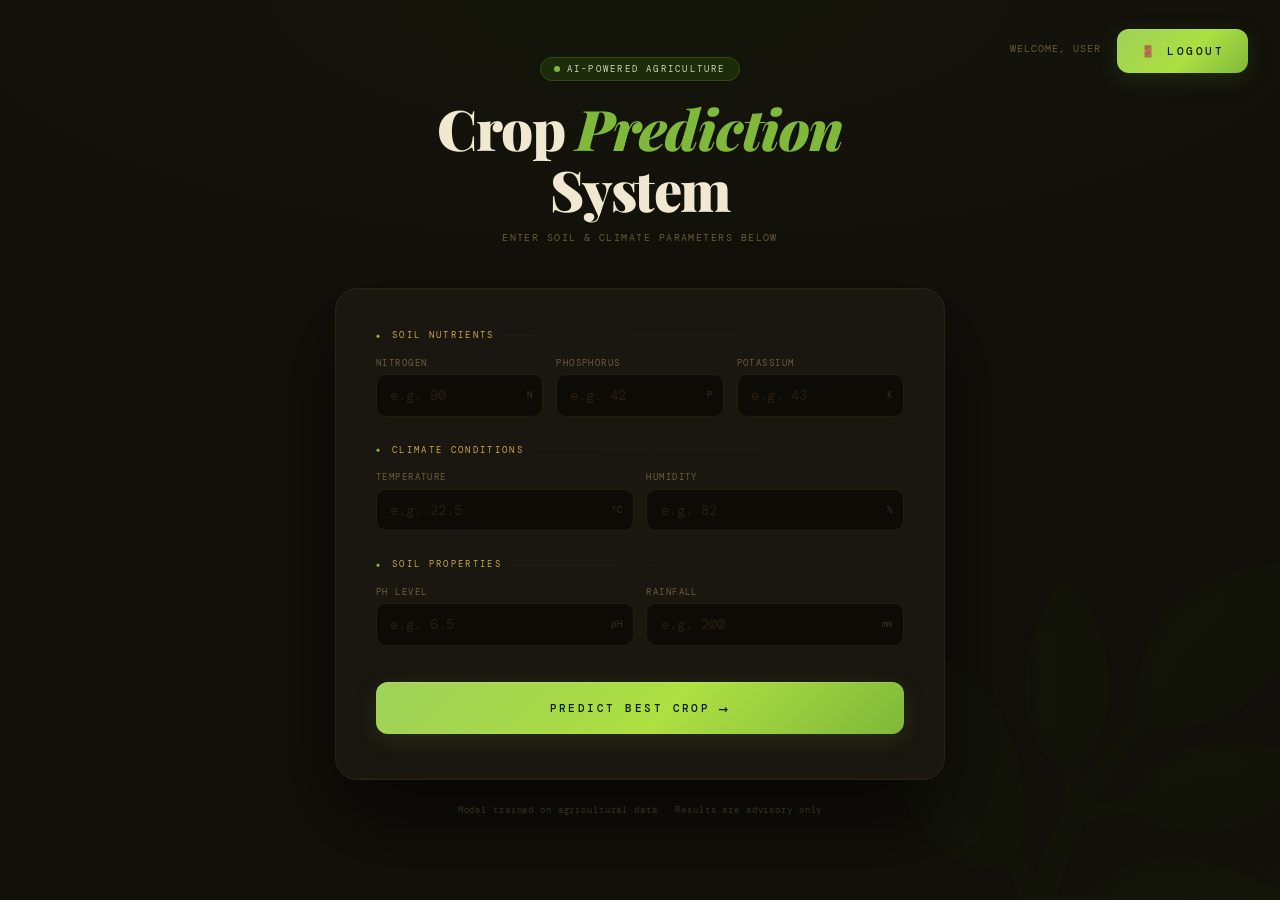
<file: aa/4TH SEM PROJECT/CROP/templates/index.html>
<!DOCTYPE html>
<html lang="en">
<head>
  <meta charset="UTF-8" />
  <meta name="viewport" content="width=device-width, initial-scale=1.0"/>
  <title>Crop Prediction System</title>
  <link href="https://fonts.googleapis.com/css2?family=Playfair+Display:ital,wght@0,700;0,900;1,700&family=DM+Mono:wght@300;400;500&display=swap" rel="stylesheet">
  <style>
    *, *::before, *::after { box-sizing: border-box; margin: 0; padding: 0; }
    :root {
      --bg:     #11100a;
      --card:   #1a1610;
      --border: #2c2214;
      --leaf:   #4a6a22;
      --sprout: #7fb83a;
      --wheat:  #c9a84c;
      --cream:  #f0e8d0;
      --mist:   #cdd8b0;
      --dim:    #6a5c3a;
      --faint:  #3a3020;
    }
    html, body { min-height: 100%; }
    body {
      background-color: var(--bg);
      background-image:
        radial-gradient(ellipse 110% 55% at 50% 0%, #2e3d1420 0%, transparent 60%),
        radial-gradient(ellipse 50% 40% at 100% 100%, #1e2a0810 0%, transparent 55%);
      color: var(--cream);
      font-family: 'DM Mono', monospace;
      display: flex;
      flex-direction: column;
      align-items: center;
      padding: 3.5rem 1.5rem 5rem;
      position: relative;
    }

    /* navbar */
    .navbar {
      position: absolute;
      top: 1.5rem;
      right: 2rem;
      display: flex;
      gap: 1rem;
      align-items: center;
    }

    .navbar-item {
      font-size: 0.62rem;
      letter-spacing: 0.1em;
      text-transform: uppercase;
      color: var(--dim);
    }

    .logout-btn {
      background: linear-gradient(135deg, #c9564a 0%, #d97050 55%, #b85544 100%);
      color: #f0e8d0;
      border: none;
      padding: 0.6rem 1.2rem;
      border-radius: 8px;
      font-family: 'DM Mono', monospace;
      font-size: 0.62rem;
      letter-spacing: 0.1em;
      text-transform: uppercase;
      cursor: pointer;
      position: relative;
      overflow: hidden;
      transition: transform .15s, box-shadow .2s;
      box-shadow: 0 4px 12px #c9564a40, 0 1px 0 #ffffff10 inset;
    }

    .logout-btn::before {
      content: "";
      position: absolute;
      inset: 0;
      background: linear-gradient(135deg, #ffffff20 0%, transparent 50%);
    }

    .logout-btn:hover {
      transform: translateY(-2px);
      box-shadow: 0 8px 20px #c9564a60;
    }

    .logout-btn:active {
      transform: translateY(0);
    }

    /* header */
    header {
      text-align: center;
      margin-bottom: 2.8rem;
      animation: fadeDown 0.7s ease both;
    }
    .badge {
      display: inline-flex;
      align-items: center;
      gap: 0.4rem;
      background: #1c2c0a;
      border: 1px solid #304a14;
      color: var(--mist);
      font-size: 0.58rem;
      letter-spacing: 0.24em;
      text-transform: uppercase;
      padding: 0.3rem 0.85rem;
      border-radius: 999px;
      margin-bottom: 1.1rem;
    }
    .badge-dot { width: 6px; height: 6px; background: var(--sprout); border-radius: 50%; }
    h1 {
      font-family: 'Playfair Display', serif;
      font-size: clamp(2.1rem, 5vw, 3.5rem);
      font-weight: 900;
      line-height: 1.08;
      letter-spacing: -0.02em;
    }
    h1 em { font-style: italic; color: var(--sprout); }
    .subtitle {
      margin-top: 0.7rem;
      color: var(--dim);
      font-size: 0.65rem;
      letter-spacing: 0.14em;
      text-transform: uppercase;
    }

    /* card */
    .card {
      width: 100%;
      max-width: 610px;
      background: var(--card);
      border: 1px solid var(--border);
      border-radius: 22px;
      padding: 2.5rem 2.5rem 2.8rem;
      box-shadow: 0 40px 80px #00000099, 0 0 0 1px #ffffff04 inset;
      animation: fadeUp 0.85s ease both 0.1s;
    }

    /* section labels */
    .slabel {
      font-size: 0.56rem;
      letter-spacing: 0.26em;
      text-transform: uppercase;
      color: var(--wheat);
      margin-bottom: 0.95rem;
      display: flex;
      align-items: center;
      gap: 0.6rem;
    }
    .slabel::before { content: "◆"; font-size: 0.42rem; color: var(--sprout); }
    .slabel::after { content: ""; flex: 1; height: 1px; background: linear-gradient(to right, #3a2e1440, transparent); }

    .grid-3 { display: grid; grid-template-columns: repeat(3,1fr); gap: 0.8rem; margin-bottom: 1.7rem; }
    .grid-2 { display: grid; grid-template-columns: repeat(2,1fr); gap: 0.8rem; margin-bottom: 1.7rem; }

    .field { display: flex; flex-direction: column; gap: 0.36rem; }
    label { font-size: 0.56rem; letter-spacing: 0.16em; text-transform: uppercase; color: #6e5e3e; }

    .iw { position: relative; display: flex; align-items: center; }
    .unit {
      position: absolute; right: 0.72rem;
      font-size: 0.55rem; color: #3e3220;
      pointer-events: none; letter-spacing: 0.05em;
    }
    input[type="text"] {
      width: 100%;
      background: #0d0b06;
      border: 1px solid #261c0c;
      border-radius: 10px;
      padding: 0.7rem 2.2rem 0.7rem 0.82rem;
      font-family: 'DM Mono', monospace;
      font-size: 0.86rem;
      color: var(--cream);
      outline: none;
      transition: border-color .2s, box-shadow .2s, background .2s;
    }
    input::placeholder { color: #2a1e0e; }
    input:focus {
      border-color: var(--sprout);
      background: #111006;
      box-shadow: 0 0 0 3px #7fb83a18;
    }
    input:not(:placeholder-shown):not(:focus) { border-color: #362a14; }

    /* submit */
    button[type="submit"] {
      width: 100%;
      margin-top: 0.3rem;
      padding: 0.95rem 1.5rem;
      font-family: 'DM Mono', monospace;
      font-size: 0.7rem;
      font-weight: 500;
      letter-spacing: 0.22em;
      text-transform: uppercase;
      color: #0d1a04;
      background: linear-gradient(135deg, #90ca3e 0%, #aee042 55%, #7fb83a 100%);
      border: none;
      border-radius: 12px;
      cursor: pointer;
      position: relative;
      overflow: hidden;
      transition: transform .15s, box-shadow .2s;
      box-shadow: 0 6px 22px #7fb83a26, 0 1px 0 #ffffff20 inset;
    }
    button[type="submit"]::before {
      content: "";
      position: absolute; inset: 0;
      background: linear-gradient(135deg, #ffffff26 0%, transparent 50%);
    }
    button[type="submit"]:hover { transform: translateY(-2px); box-shadow: 0 10px 30px #7fb83a3c; }
    button[type="submit"]:active { transform: translateY(0); }
    .bi { position: relative; display: flex; align-items: center; justify-content: center; gap: 0.5rem; }
    .arr { font-size: 1rem; transition: transform .2s; }
    button[type="submit"]:hover .arr { transform: translateX(3px); }

    .footnote {
      margin-top: 1.5rem;
      font-size: 0.55rem;
      color: var(--faint);
      letter-spacing: 0.1em;
      text-align: center;
      animation: fadeUp 1s ease both .4s;
    }

    .deco { position: fixed; bottom: -6rem; right: -5rem; font-size: 26rem; opacity: 0.025; pointer-events: none; user-select: none; line-height:1; }

    @keyframes fadeDown { from { opacity:0; transform:translateY(-14px); } to { opacity:1; transform:translateY(0); } }
    @keyframes fadeUp   { from { opacity:0; transform:translateY(18px);  } to { opacity:1; transform:translateY(0); } }

    @media (max-width: 480px) {
      .grid-3 { grid-template-columns: 1fr 1fr; }
      .card { padding: 1.7rem 1.2rem 2.1rem; }
      .navbar {
        position: static;
        margin-bottom: 2rem;
        flex-direction: column;
        gap: 0.5rem;
      }
    }
  </style>
</head>
<body>

<div class="deco" aria-hidden="true">🌿</div>

<div class="navbar">
  <span class="navbar-item">Welcome, User</span>
  <form action="/logout" method="post" style="margin: 0;">
    <button type="submit" class="logout-btn">🚪 Logout</button>
  </form>
</div>

<header>
  <div class="badge"><span class="badge-dot"></span> AI-Powered Agriculture</div>
  <h1>Crop <em>Prediction</em><br>System</h1>
  <p class="subtitle">Enter soil &amp; climate parameters below</p>
</header>

<div class="card">
  <form action="/predict" method="post">

    <div class="slabel">Soil Nutrients</div>
    <div class="grid-3">
      <div class="field">
        <label for="N">Nitrogen</label>
        <div class="iw">
          <input type="text" id="N" name="N" placeholder="e.g. 90" required>
          <span class="unit">N</span>
        </div>
      </div>
      <div class="field">
        <label for="P">Phosphorus</label>
        <div class="iw">
          <input type="text" id="P" name="P" placeholder="e.g. 42" required>
          <span class="unit">P</span>
        </div>
      </div>
      <div class="field">
        <label for="K">Potassium</label>
        <div class="iw">
          <input type="text" id="K" name="K" placeholder="e.g. 43" required>
          <span class="unit">K</span>
        </div>
      </div>
    </div>

    <div class="slabel">Climate Conditions</div>
    <div class="grid-2">
      <div class="field">
        <label for="temperature">Temperature</label>
        <div class="iw">
          <input type="text" id="temperature" name="temperature" placeholder="e.g. 22.5" required>
          <span class="unit">°C</span>
        </div>
      </div>
      <div class="field">
        <label for="humidity">Humidity</label>
        <div class="iw">
          <input type="text" id="humidity" name="humidity" placeholder="e.g. 82" required>
          <span class="unit">%</span>
        </div>
      </div>
    </div>

    <div class="slabel">Soil Properties</div>
    <div class="grid-2" style="margin-bottom:2rem;">
      <div class="field">
        <label for="ph">pH Level</label>
        <div class="iw">
          <input type="text" id="ph" name="ph" placeholder="e.g. 6.5" required>
          <span class="unit">pH</span>
        </div>
      </div>
      <div class="field">
        <label for="rainfall">Rainfall</label>
        <div class="iw">
          <input type="text" id="rainfall" name="rainfall" placeholder="e.g. 200" required>
          <span class="unit">mm</span>
        </div>
      </div>
    </div>

    <button type="submit">
      <span class="bi">Predict Best Crop <span class="arr">→</span></span>
    </button>

  </form>
</div>

<p class="footnote">Model trained on agricultural data · Results are advisory only</p>

</body>
</html>
</file>
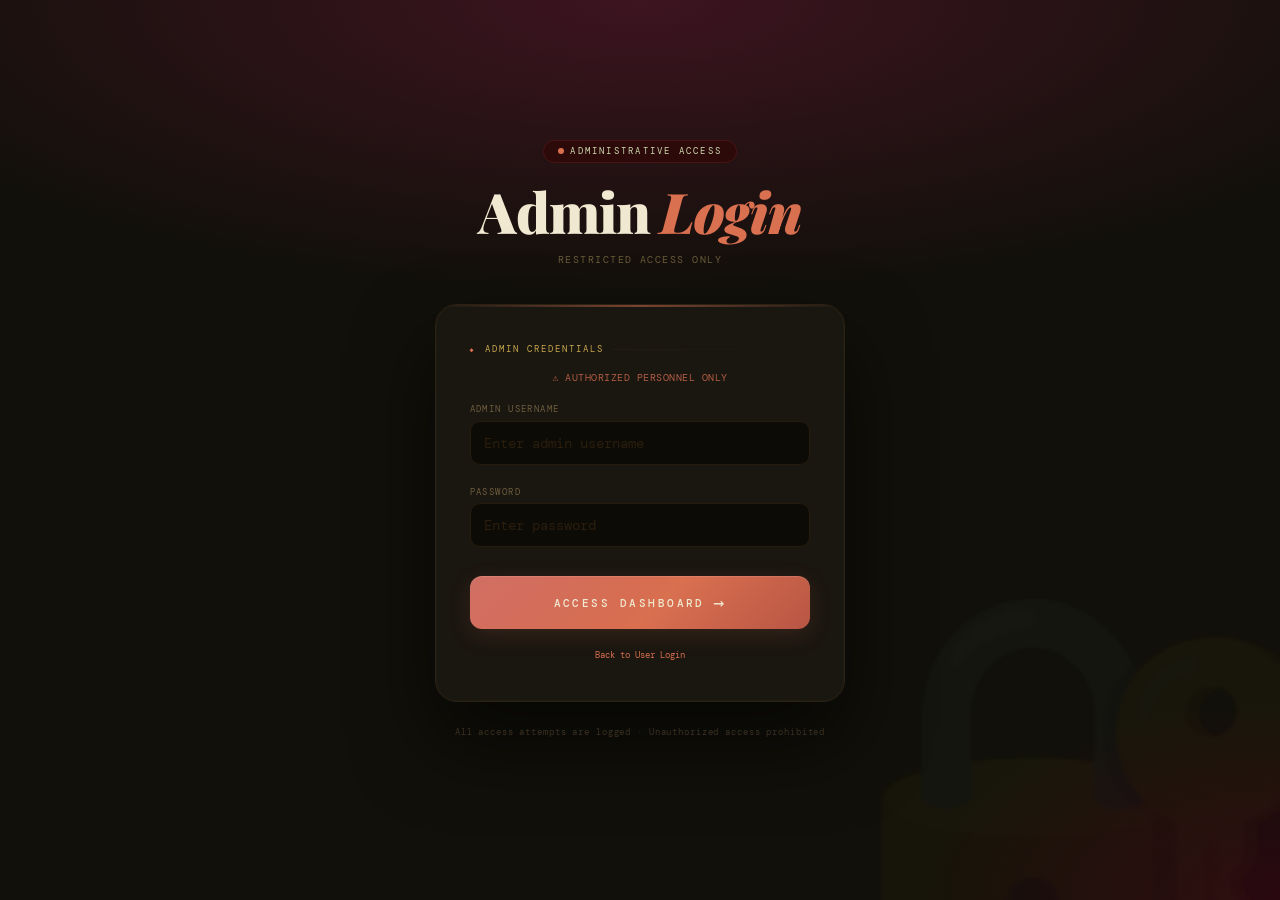
<file: aa/4TH SEM PROJECT/CROP/templates/admin_login.html>
<!DOCTYPE html>
<html lang="en">
<head>
  <meta charset="UTF-8" />
  <meta name="viewport" content="width=device-width, initial-scale=1.0"/>
  <title>Admin Login | Crop Prediction System</title>
  <link href="https://fonts.googleapis.com/css2?family=Playfair+Display:ital,wght@0,700;0,900;1,700&family=DM+Mono:wght@300;400;500&display=swap" rel="stylesheet">
  <style>
    :root {
      --bg:     #11100a;
      --card:   #1a1610;
      --border: #2c2214;
      --leaf:   #4a6a22;
      --sprout: #7fb83a;
      --wheat:  #c9a84c;
      --cream:  #f0e8d0;
      --mist:   #cdd8b0;
      --dim:    #6a5c3a;
      --faint:  #3a3020;
      --admin:  #d97050;
    }
    *, *::before, *::after { box-sizing: border-box; margin: 0; padding: 0; }
    html, body { min-height: 100%; }
    body {
      background: var(--bg);
      background-image:
        radial-gradient(ellipse 110% 55% at 50% 0%, #3d1420 0%, transparent 60%),
        radial-gradient(ellipse 50% 40% at 100% 100%, #2a0810 0%, transparent 55%);
      color: var(--cream);
      font-family: 'DM Mono', monospace;
      display: flex;
      flex-direction: column;
      align-items: center;
      justify-content: center;
      padding: 2.5rem 1.5rem 4rem;
      min-height: 100vh;
      position: relative;
    }

    .deco {
      position: fixed;
      bottom: -7rem;
      right: -5rem;
      font-size: 26rem;
      opacity: 0.03;
      pointer-events: none;
      user-select: none;
      line-height:1;
    }

    header {
      text-align: center;
      margin-bottom: 2.4rem;
      animation: fadeDown 0.7s ease both;
    }

    .badge {
      display: inline-flex;
      align-items: center;
      gap: 0.4rem;
      background: #2c0a0a;
      border: 1px solid #4a1414;
      color: var(--mist);
      font-size: 0.58rem;
      letter-spacing: 0.24em;
      text-transform: uppercase;
      padding: 0.3rem 0.85rem;
      border-radius: 999px;
      margin-bottom: 1.1rem;
    }

    .badge-dot {
      width: 6px;
      height: 6px;
      background: var(--admin);
      border-radius: 50%;
    }

    h1 {
      font-family: 'Playfair Display', serif;
      font-size: clamp(2.1rem, 5vw, 3.5rem);
      font-weight: 900;
      line-height: 1.08;
      letter-spacing: -0.02em;
    }

    h1 em {
      font-style: italic;
      color: var(--admin);
    }

    .subtitle {
      margin-top: 0.7rem;
      color: var(--dim);
      font-size: 0.65rem;
      letter-spacing: 0.14em;
      text-transform: uppercase;
    }

    .card {
      width: 100%;
      max-width: 410px;
      background: var(--card);
      border: 1px solid var(--border);
      border-radius: 22px;
      padding: 2.4rem 2.1rem 2.5rem;
      box-shadow: 0 40px 80px #00000099, 0 0 0 1px #ffffff04 inset;
      animation: fadeUp 0.85s ease both 0.1s;
      position: relative;
      overflow: hidden;
    }

    .card::before {
      content: "";
      position: absolute;
      top: 0;
      left: 0;
      right: 0;
      height: 2px;
      background: linear-gradient(90deg, transparent, #d97050, transparent);
      opacity: 0.5;
    }

    .slabel {
      font-size: 0.56rem;
      letter-spacing: 0.22em;
      text-transform: uppercase;
      color: var(--wheat);
      margin-bottom: 1rem;
      display: flex;
      align-items: center;
      gap: 0.6rem;
    }

    .slabel::before { 
      content: "◆"; 
      font-size: 0.42rem; 
      color: var(--admin); 
    }

    .slabel::after { 
      content: ""; 
      flex: 1; 
      height: 1px; 
      background: linear-gradient(to right, #3a2e1440, transparent); 
    }

    .field {
      display: flex;
      flex-direction: column;
      gap: 0.36rem;
      margin-bottom: 1.3rem;
    }

    label {
      font-size: 0.56rem;
      letter-spacing: 0.16em;
      text-transform: uppercase;
      color: #6e5e3e;
    }

    .iw { 
      position: relative; 
      display: flex; 
      align-items: center; 
    }

    input[type="text"], input[type="password"] {
      width: 100%;
      background: #0d0b06;
      border: 1px solid #261c0c;
      border-radius: 10px;
      padding: 0.74rem 0.81rem 0.74rem 0.81rem;
      font-family: 'DM Mono', monospace;
      font-size: 0.89rem;
      color: var(--cream);
      outline: none;
      transition: border-color .2s, box-shadow .2s, background .2s;
    }

    input::placeholder { 
      color: #2a1e0e; 
    }

    input:focus {
      border-color: var(--admin);
      background: #111006;
      box-shadow: 0 0 0 3px #d9705040;
    }

    input:not(:placeholder-shown):not(:focus) { 
      border-color: #362a14; 
    }

    .warning {
      font-size: 0.62rem;
      color: var(--admin);
      text-align: center;
      margin-bottom: 1.2rem;
      letter-spacing: 0.05em;
      text-transform: uppercase;
      opacity: 0.8;
    }

    button[type="submit"] {
      width: 100%;
      padding: 0.92rem 1.5rem;
      font-family: 'DM Mono', monospace;
      font-size: 0.7rem;
      font-weight: 500;
      letter-spacing: 0.22em;
      text-transform: uppercase;
      color: #f0e8d0;
      background: linear-gradient(135deg, #c9564a 0%, #d97050 55%, #b85544 100%);
      border: none;
      border-radius: 12px;
      cursor: pointer;
      position: relative;
      overflow: hidden;
      transition: transform .15s, box-shadow .2s;
      box-shadow: 0 6px 22px #d9705026, 0 1px 0 #ffffff20 inset;
      margin-top: 0.5rem;
    }

    button[type="submit"]::before {
      content: "";
      position: absolute;
      inset: 0;
      background: linear-gradient(135deg, #ffffff26 0%, transparent 50%);
    }

    button[type="submit"]:hover { 
      transform: translateY(-2px); 
      box-shadow: 0 10px 30px #d9705050; 
    }

    button[type="submit"]:active { 
      transform: translateY(0); 
    }

    .bi { 
      display: flex; 
      align-items: center; 
      justify-content: center; 
      gap: 0.5rem; 
    }

    .arr { 
      font-size: 1.15rem; 
      transition: transform .2s; 
    }

    button[type="submit"]:hover .arr { 
      transform: translateX(3px); 
    }

    .footnote {
      margin-top: 1.5rem;
      font-size: 0.55rem;
      color: var(--faint);
      letter-spacing: 0.1em;
      text-align: center;
      animation: fadeUp 1s ease both .4s;
    }

    .back-link {
      margin-top: 1.2rem;
      text-align: center;
      font-size: 0.59rem;
      color: var(--dim);
    }

    .back-link a {
      color: var(--admin);
      text-decoration: none;
      transition: color .2s;
    }

    .back-link a:hover { 
      color: var(--wheat); 
    }

    @keyframes fadeDown { 
      from { opacity:0; transform:translateY(-14px); } 
      to { opacity:1; transform:translateY(0); } 
    }

    @keyframes fadeUp { 
      from { opacity:0; transform:translateY(18px); } 
      to { opacity:1; transform:translateY(0); } 
    }

    @media (max-width: 480px) {
      .card { padding: 1.7rem 1.2rem 2.1rem; }
    }
  </style>
</head>
<body>

<div class="deco" aria-hidden="true">🔐</div>

<header>
  <div class="badge"><span class="badge-dot"></span> Administrative Access</div>
  <h1>Admin <em>Login</em></h1>
  <p class="subtitle">Restricted Access Only</p>
</header>

<div class="card">
  <form method="POST">
    <div class="slabel">Admin Credentials</div>
    
    <div class="warning">⚠️ Authorized Personnel Only</div>

    <div class="field">
      <label for="username">Admin Username</label>
      <div class="iw">
        <input type="text" id="username" name="username" placeholder="Enter admin username" required>
      </div>
    </div>

    <div class="field">
      <label for="password">Password</label>
      <div class="iw">
        <input type="password" id="password" name="password" placeholder="Enter password" required>
      </div>
    </div>

    <button type="submit">
      <span class="bi">Access Dashboard <span class="arr">→</span></span>
    </button>
  </form>

  <div class="back-link">
    <a href="/login">Back to User Login</a>
  </div>
</div>

<p class="footnote">All access attempts are logged · Unauthorized access prohibited</p>

</body>
</html>
</file>
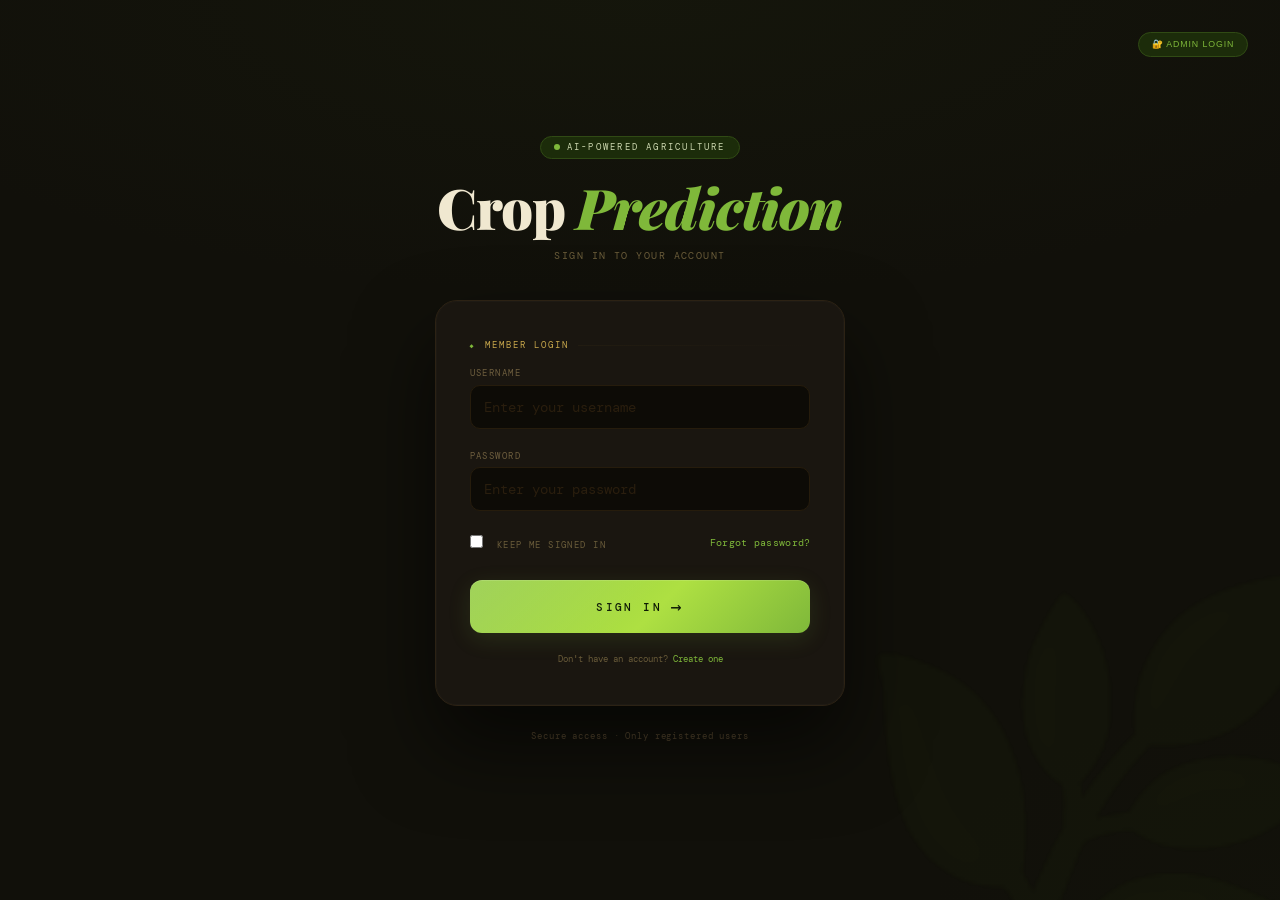
<file: aa/4TH SEM PROJECT/CROP/templates/login.html>
<!DOCTYPE html>
<html lang="en">
<head>
  <meta charset="UTF-8" />
  <meta name="viewport" content="width=device-width, initial-scale=1.0"/>
  <title>Login | Crop Prediction System</title>
  <link href="https://fonts.googleapis.com/css2?family=Playfair+Display:ital,wght@0,700;0,900;1,700&family=DM+Mono:wght@300;400;500&display=swap" rel="stylesheet">
  <style>
    :root {
      --bg:     #11100a;
      --card:   #1a1610;
      --border: #2c2214;
      --leaf:   #4a6a22;
      --sprout: #7fb83a;
      --wheat:  #c9a84c;
      --cream:  #f0e8d0;
      --mist:   #cdd8b0;
      --dim:    #6a5c3a;
      --faint:  #3a3020;
    }
    *, *::before, *::after { box-sizing: border-box; margin: 0; padding: 0; }
    html, body { min-height: 100%; }
    body {
      background: var(--bg);
      background-image:
        radial-gradient(ellipse 110% 55% at 50% 0%, #2e3d1420 0%, transparent 60%),
        radial-gradient(ellipse 50% 40% at 100% 100%, #1e2a0810 0%, transparent 55%);
      color: var(--cream);
      font-family: 'DM Mono', monospace;
      display: flex;
      flex-direction: column;
      align-items: center;
      justify-content: center;
      padding: 2.5rem 1.5rem 4rem;
      min-height: 100vh;
      position: relative;
    }

    .deco {
      position: fixed;
      bottom: -7rem;
      right: -5rem;
      font-size: 26rem;
      opacity: 0.03;
      pointer-events: none;
      user-select: none;
      line-height:1;
    }
    
    .admin-toggle {
      position: absolute;
      top: 2rem;
      right: 2rem;
      background: #1c2c0a;
      border: 1px solid #304a14;
      padding: 0.4rem 0.8rem;
      border-radius: 20px;
      font-size: 0.55rem;
      letter-spacing: 0.1em;
      text-transform: uppercase;
      color: var(--sprout);
      cursor: pointer;
      transition: all 0.3s ease;
    }
    
    .admin-toggle:hover {
      background: var(--sprout);
      color: #0d1a04;
      border-color: var(--sprout);
    }
    
    header {
      text-align: center;
      margin-bottom: 2.4rem;
      animation: fadeDown 0.7s ease both;
    }
    .badge {
      display: inline-flex;
      align-items: center;
      gap: 0.4rem;
      background: #1c2c0a;
      border: 1px solid #304a14;
      color: var(--mist);
      font-size: 0.58rem;
      letter-spacing: 0.24em;
      text-transform: uppercase;
      padding: 0.3rem 0.85rem;
      border-radius: 999px;
      margin-bottom: 1.1rem;
    }
    .badge-dot {
      width: 6px; height: 6px;
      background: var(--sprout);
      border-radius: 50%;
    }
    h1 {
      font-family: 'Playfair Display', serif;
      font-size: clamp(2.1rem, 5vw, 3.5rem);
      font-weight: 900;
      line-height: 1.08;
      letter-spacing: -0.02em;
    }
    h1 em {
      font-style: italic;
      color: var(--sprout);
    }
    .subtitle {
      margin-top: 0.7rem;
      color: var(--dim);
      font-size: 0.65rem;
      letter-spacing: 0.14em;
      text-transform: uppercase;
    }
    .card {
      width: 100%;
      max-width: 410px;
      background: var(--card);
      border: 1px solid var(--border);
      border-radius: 22px;
      padding: 2.4rem 2.1rem 2.5rem;
      box-shadow: 0 40px 80px #00000099, 0 0 0 1px #ffffff04 inset;
      animation: fadeUp 0.85s ease both 0.1s;
    }
    .slabel {
      font-size: 0.56rem;
      letter-spacing: 0.22em;
      text-transform: uppercase;
      color: var(--wheat);
      margin-bottom: 1rem;
      display: flex;
      align-items: center;
      gap: 0.6rem;
    }
    .slabel::before { content: "◆"; font-size: 0.42rem; color: var(--sprout); }
    .slabel::after { content: ""; flex: 1; height: 1px; background: linear-gradient(to right, #3a2e1440, transparent); }
    .field {
      display: flex;
      flex-direction: column;
      gap: 0.36rem;
      margin-bottom: 1.3rem;
    }
    label {
      font-size: 0.56rem;
      letter-spacing: 0.16em;
      text-transform: uppercase;
      color: #6e5e3e;
    }
    .iw { position: relative; display: flex; align-items: center; }
    input[type="text"], input[type="password"] {
      width: 100%;
      background: #0d0b06;
      border: 1px solid #261c0c;
      border-radius: 10px;
      padding: 0.74rem 0.81rem 0.74rem 0.81rem;
      font-family: 'DM Mono', monospace;
      font-size: 0.89rem;
      color: var(--cream);
      outline: none;
      transition: border-color .2s, box-shadow .2s, background .2s;
    }
    input::placeholder { color: #2a1e0e; }
    input:focus {
      border-color: var(--sprout);
      background: #111006;
      box-shadow: 0 0 0 3px #7fb83a18;
    }
    input:not(:placeholder-shown):not(:focus) { border-color: #362a14; }
    .extras {
      display: flex;
      justify-content: space-between;
      align-items: center;
      margin-bottom: 1.2rem;
    }
    .link {
      color: var(--sprout);
      font-size: 0.62rem;
      text-decoration: none;
      letter-spacing: 0.03em;
      transition: color .2s;
    }
    .link:hover { color: var(--wheat); }
    button[type="submit"] {
      width: 100%;
      padding: 0.92rem 1.5rem;
      font-family: 'DM Mono', monospace;
      font-size: 0.7rem;
      font-weight: 500;
      letter-spacing: 0.22em;
      text-transform: uppercase;
      color: #0d1a04;
      background: linear-gradient(135deg, #90ca3e 0%, #aee042 55%, #7fb83a 100%);
      border: none;
      border-radius: 12px;
      cursor: pointer;
      position: relative;
      overflow: hidden;
      transition: transform .15s, box-shadow .2s;
      box-shadow: 0 6px 22px #7fb83a26, 0 1px 0 #ffffff20 inset;
      margin-top: 0.5rem;
    }
    button[type="submit"]::before {
      content: "";
      position: absolute; inset: 0;
      background: linear-gradient(135deg, #ffffff26 0%, transparent 50%);
    }
    button[type="submit"]:hover { transform: translateY(-2px); box-shadow: 0 10px 30px #7fb83a3c; }
    button[type="submit"]:active { transform: translateY(0); }
    .bi { display: flex; align-items: center; justify-content: center; gap: 0.5rem; }
    .arr { font-size: 1.15rem; transition: transform .2s; }
    button[type="submit"]:hover .arr { transform: translateX(3px); }
    .footnote {
      margin-top: 1.5rem;
      font-size: 0.55rem;
      color: var(--faint);
      letter-spacing: 0.1em;
      text-align: center;
      animation: fadeUp 1s ease both .4s;
    }
    .signup {
      margin-top: 1.2rem;
      text-align: center;
      font-size: 0.59rem;
      color: var(--dim);
    }
    .signup a {
      color: var(--sprout);
      text-decoration: none;
      transition: color .2s;
    }
    .signup a:hover { color: var(--wheat); }
    @keyframes fadeDown { from { opacity:0; transform:translateY(-14px); } to { opacity:1; transform:translateY(0); } }
    @keyframes fadeUp   { from { opacity:0; transform:translateY(18px);  } to { opacity:1; transform:translateY(0); } }
    @media (max-width: 480px) {
      .card { padding: 1.7rem 1.2rem 2.1rem; }
      .admin-toggle {
        position: static;
        margin-bottom: 1rem;
      }
    }
  </style>
</head>
<body>

<div class="deco" aria-hidden="true">🌿</div>

<button class="admin-toggle" onclick="window.location.href='/admin-login'">🔐 Admin Login</button>

<header>
  <div class="badge"><span class="badge-dot"></span> AI-Powered Agriculture</div>
  <h1>Crop <em>Prediction</em></h1>
  <p class="subtitle">Sign in to your account</p>
</header>

<div class="card">
  <form action="/login" method="post" autocomplete="off">
    <div class="slabel">Member Login</div>
    <div class="field">
      <label for="username">Username</label>
      <div class="iw">
        <input type="text" id="username" name="username" placeholder="Enter your username" autocomplete="username" required>
      </div>
    </div>
    <div class="field">
      <label for="password">Password</label>
      <div class="iw">
        <input type="password" id="password" name="password" placeholder="Enter your password" autocomplete="current-password" required>
      </div>
    </div>
    <div class="extras">
      <div>
        <input type="checkbox" id="remember" name="remember" style="accent-color: var(--sprout);margin-right:.33em;">
        <label for="remember" style="color:var(--dim); font-size:0.55rem;">Keep me signed in</label>
      </div>
      <a href="#" class="link">Forgot password?</a>
    </div>
    <button type="submit"><span class="bi">Sign In <span class="arr">→</span></span></button>
  </form>
  <p class="signup">Don't have an account? <a href="/signup">Create one</a></p>
</div>

<p class="footnote">Secure access · Only registered users</p>

</body>
</html>
</file>
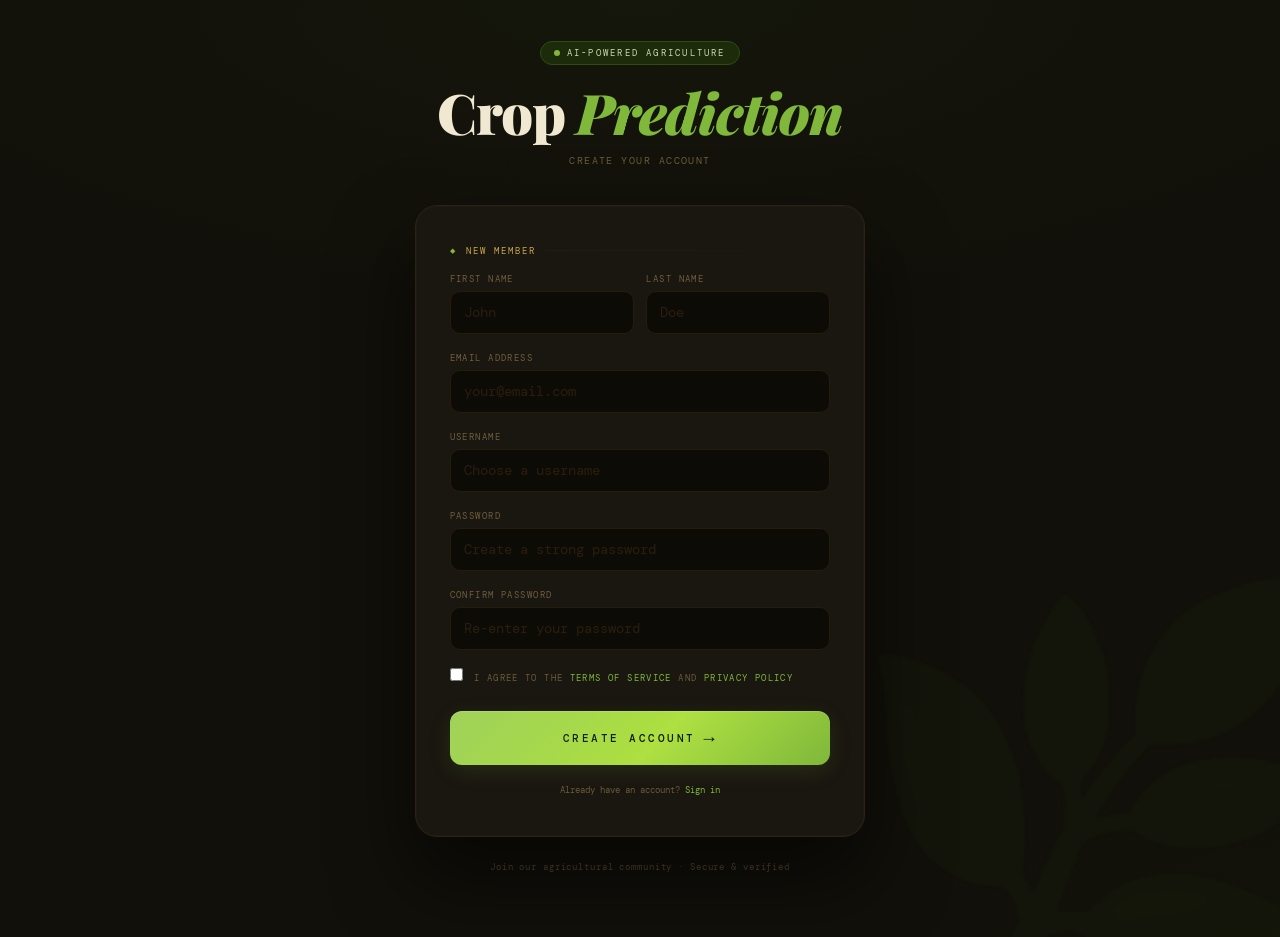
<file: aa/4TH SEM PROJECT/CROP/templates/signup.html>
<!DOCTYPE html>
<html lang="en">
<head>
  <meta charset="UTF-8" />
  <meta name="viewport" content="width=device-width, initial-scale=1.0"/>
  <title>Sign Up | Crop Prediction System</title>
  <link href="https://fonts.googleapis.com/css2?family=Playfair+Display:ital,wght@0,700;0,900;1,700&family=DM+Mono:wght@300;400;500&display=swap" rel="stylesheet">
  <style>
    :root {
      --bg:     #11100a;
      --card:   #1a1610;
      --border: #2c2214;
      --leaf:   #4a6a22;
      --sprout: #7fb83a;
      --wheat:  #c9a84c;
      --cream:  #f0e8d0;
      --mist:   #cdd8b0;
      --dim:    #6a5c3a;
      --faint:  #3a3020;
    }
    *, *::before, *::after { box-sizing: border-box; margin: 0; padding: 0; }
    html, body { min-height: 100%; }
    body {
      background: var(--bg);
      background-image:
        radial-gradient(ellipse 110% 55% at 50% 0%, #2e3d1420 0%, transparent 60%),
        radial-gradient(ellipse 50% 40% at 100% 100%, #1e2a0810 0%, transparent 55%);
      color: var(--cream);
      font-family: 'DM Mono', monospace;
      display: flex;
      flex-direction: column;
      align-items: center;
      justify-content: center;
      padding: 2.5rem 1.5rem 4rem;
      min-height: 100vh;
      position: relative;
    }

    .deco {
      position: fixed;
      bottom: -7rem;
      right: -5rem;
      font-size: 26rem;
      opacity: 0.03;
      pointer-events: none;
      user-select: none;
      line-height:1;
    }
    header {
      text-align: center;
      margin-bottom: 2.4rem;
      animation: fadeDown 0.7s ease both;
    }
    .badge {
      display: inline-flex;
      align-items: center;
      gap: 0.4rem;
      background: #1c2c0a;
      border: 1px solid #304a14;
      color: var(--mist);
      font-size: 0.58rem;
      letter-spacing: 0.24em;
      text-transform: uppercase;
      padding: 0.3rem 0.85rem;
      border-radius: 999px;
      margin-bottom: 1.1rem;
    }
    .badge-dot {
      width: 6px; height: 6px;
      background: var(--sprout);
      border-radius: 50%;
    }
    h1 {
      font-family: 'Playfair Display', serif;
      font-size: clamp(2.1rem, 5vw, 3.5rem);
      font-weight: 900;
      line-height: 1.08;
      letter-spacing: -0.02em;
    }
    h1 em {
      font-style: italic;
      color: var(--sprout);
    }
    .subtitle {
      margin-top: 0.7rem;
      color: var(--dim);
      font-size: 0.65rem;
      letter-spacing: 0.14em;
      text-transform: uppercase;
    }
    .card {
      width: 100%;
      max-width: 450px;
      background: var(--card);
      border: 1px solid var(--border);
      border-radius: 22px;
      padding: 2.4rem 2.1rem 2.5rem;
      box-shadow: 0 40px 80px #00000099, 0 0 0 1px #ffffff04 inset;
      animation: fadeUp 0.85s ease both 0.1s;
    }
    .slabel {
      font-size: 0.56rem;
      letter-spacing: 0.22em;
      text-transform: uppercase;
      color: var(--wheat);
      margin-bottom: 1rem;
      display: flex;
      align-items: center;
      gap: 0.6rem;
    }
    .slabel::before { content: "◆"; font-size: 0.42rem; color: var(--sprout); }
    .slabel::after { content: ""; flex: 1; height: 1px; background: linear-gradient(to right, #3a2e1440, transparent); }
    
    .grid-2 { display: grid; grid-template-columns: repeat(2, 1fr); gap: 0.8rem; }
    
    .field {
      display: flex;
      flex-direction: column;
      gap: 0.36rem;
      margin-bottom: 1.1rem;
    }
    label {
      font-size: 0.56rem;
      letter-spacing: 0.16em;
      text-transform: uppercase;
      color: #6e5e3e;
    }
    .iw { position: relative; display: flex; align-items: center; }
    input[type="text"], input[type="email"], input[type="password"] {
      width: 100%;
      background: #0d0b06;
      border: 1px solid #261c0c;
      border-radius: 10px;
      padding: 0.74rem 0.81rem 0.74rem 0.81rem;
      font-family: 'DM Mono', monospace;
      font-size: 0.89rem;
      color: var(--cream);
      outline: none;
      transition: border-color .2s, box-shadow .2s, background .2s;
    }
    input::placeholder { color: #2a1e0e; }
    input:focus {
      border-color: var(--sprout);
      background: #111006;
      box-shadow: 0 0 0 3px #7fb83a18;
    }
    input:not(:placeholder-shown):not(:focus) { border-color: #362a14; }
    
    .terms {
      font-size: 0.54rem;
      color: var(--dim);
      margin-bottom: 1.2rem;
      line-height: 1.4;
    }
    .terms a {
      color: var(--sprout);
      text-decoration: none;
      transition: color .2s;
    }
    .terms a:hover { color: var(--wheat); }
    
    button[type="submit"] {
      width: 100%;
      padding: 0.92rem 1.5rem;
      font-family: 'DM Mono', monospace;
      font-size: 0.7rem;
      font-weight: 500;
      letter-spacing: 0.22em;
      text-transform: uppercase;
      color: #0d1a04;
      background: linear-gradient(135deg, #90ca3e 0%, #aee042 55%, #7fb83a 100%);
      border: none;
      border-radius: 12px;
      cursor: pointer;
      position: relative;
      overflow: hidden;
      transition: transform .15s, box-shadow .2s;
      box-shadow: 0 6px 22px #7fb83a26, 0 1px 0 #ffffff20 inset;
      margin-top: 0.5rem;
    }
    button[type="submit"]::before {
      content: "";
      position: absolute; inset: 0;
      background: linear-gradient(135deg, #ffffff26 0%, transparent 50%);
    }
    button[type="submit"]:hover { transform: translateY(-2px); box-shadow: 0 10px 30px #7fb83a3c; }
    button[type="submit"]:active { transform: translateY(0); }
    .bi { display: flex; align-items: center; justify-content: center; gap: 0.5rem; }
    .arr { font-size: 1.15rem; transition: transform .2s; }
    button[type="submit"]:hover .arr { transform: translateX(3px); }
    
    .login {
      margin-top: 1.2rem;
      text-align: center;
      font-size: 0.59rem;
      color: var(--dim);
    }
    .login a {
      color: var(--sprout);
      text-decoration: none;
      transition: color .2s;
    }
    .login a:hover { color: var(--wheat); }
    
    .footnote {
      margin-top: 1.5rem;
      font-size: 0.55rem;
      color: var(--faint);
      letter-spacing: 0.1em;
      text-align: center;
      animation: fadeUp 1s ease both .4s;
    }
    
    @keyframes fadeDown { from { opacity:0; transform:translateY(-14px); } to { opacity:1; transform:translateY(0); } }
    @keyframes fadeUp   { from { opacity:0; transform:translateY(18px);  } to { opacity:1; transform:translateY(0); } }
    
    @media (max-width: 480px) {
      .card { padding: 1.7rem 1.2rem 2.1rem; }
      .grid-2 { grid-template-columns: 1fr; }
    }
  </style>
</head>
<body>

<div class="deco" aria-hidden="true">🌿</div>

<header>
  <div class="badge"><span class="badge-dot"></span> AI-Powered Agriculture</div>
  <h1>Crop <em>Prediction</em></h1>
  <p class="subtitle">Create your account</p>
</header>

<div class="card">
  <form action="/signup" method="post" autocomplete="off">
    <div class="slabel">New Member</div>
    
    <div class="grid-2">
      <div class="field">
        <label for="firstname">First Name</label>
        <div class="iw">
          <input type="text" id="firstname" name="firstname" placeholder="John" required>
        </div>
      </div>
      <div class="field">
        <label for="lastname">Last Name</label>
        <div class="iw">
          <input type="text" id="lastname" name="lastname" placeholder="Doe" required>
        </div>
      </div>
    </div>
    
    <div class="field">
      <label for="email">Email Address</label>
      <div class="iw">
        <input type="email" id="email" name="email" placeholder="your@email.com" autocomplete="email" required>
      </div>
    </div>
    
    <div class="field">
      <label for="username">Username</label>
      <div class="iw">
        <input type="text" id="username" name="username" placeholder="Choose a username" autocomplete="username" required>
      </div>
    </div>
    
    <div class="field">
      <label for="password">Password</label>
      <div class="iw">
        <input type="password" id="password" name="password" placeholder="Create a strong password" autocomplete="new-password" required>
      </div>
    </div>
    
    <div class="field">
      <label for="confirm">Confirm Password</label>
      <div class="iw">
        <input type="password" id="confirm" name="confirm" placeholder="Re-enter your password" autocomplete="new-password" required>
      </div>
    </div>
    
    <div class="terms">
      <input type="checkbox" id="agree" name="agree" required style="accent-color: var(--sprout); margin-right: 0.4rem;">
      <label for="agree" style="color: var(--dim); font-size: 0.54rem;">I agree to the <a href="#">Terms of Service</a> and <a href="#">Privacy Policy</a></label>
    </div>
    
    <button type="submit"><span class="bi">Create Account <span class="arr">→</span></span></button>
  </form>
  <p class="login">Already have an account? <a href="/login">Sign in</a></p>
</div>

<p class="footnote">Join our agricultural community · Secure & verified</p>

</body>
</html>
</file>
